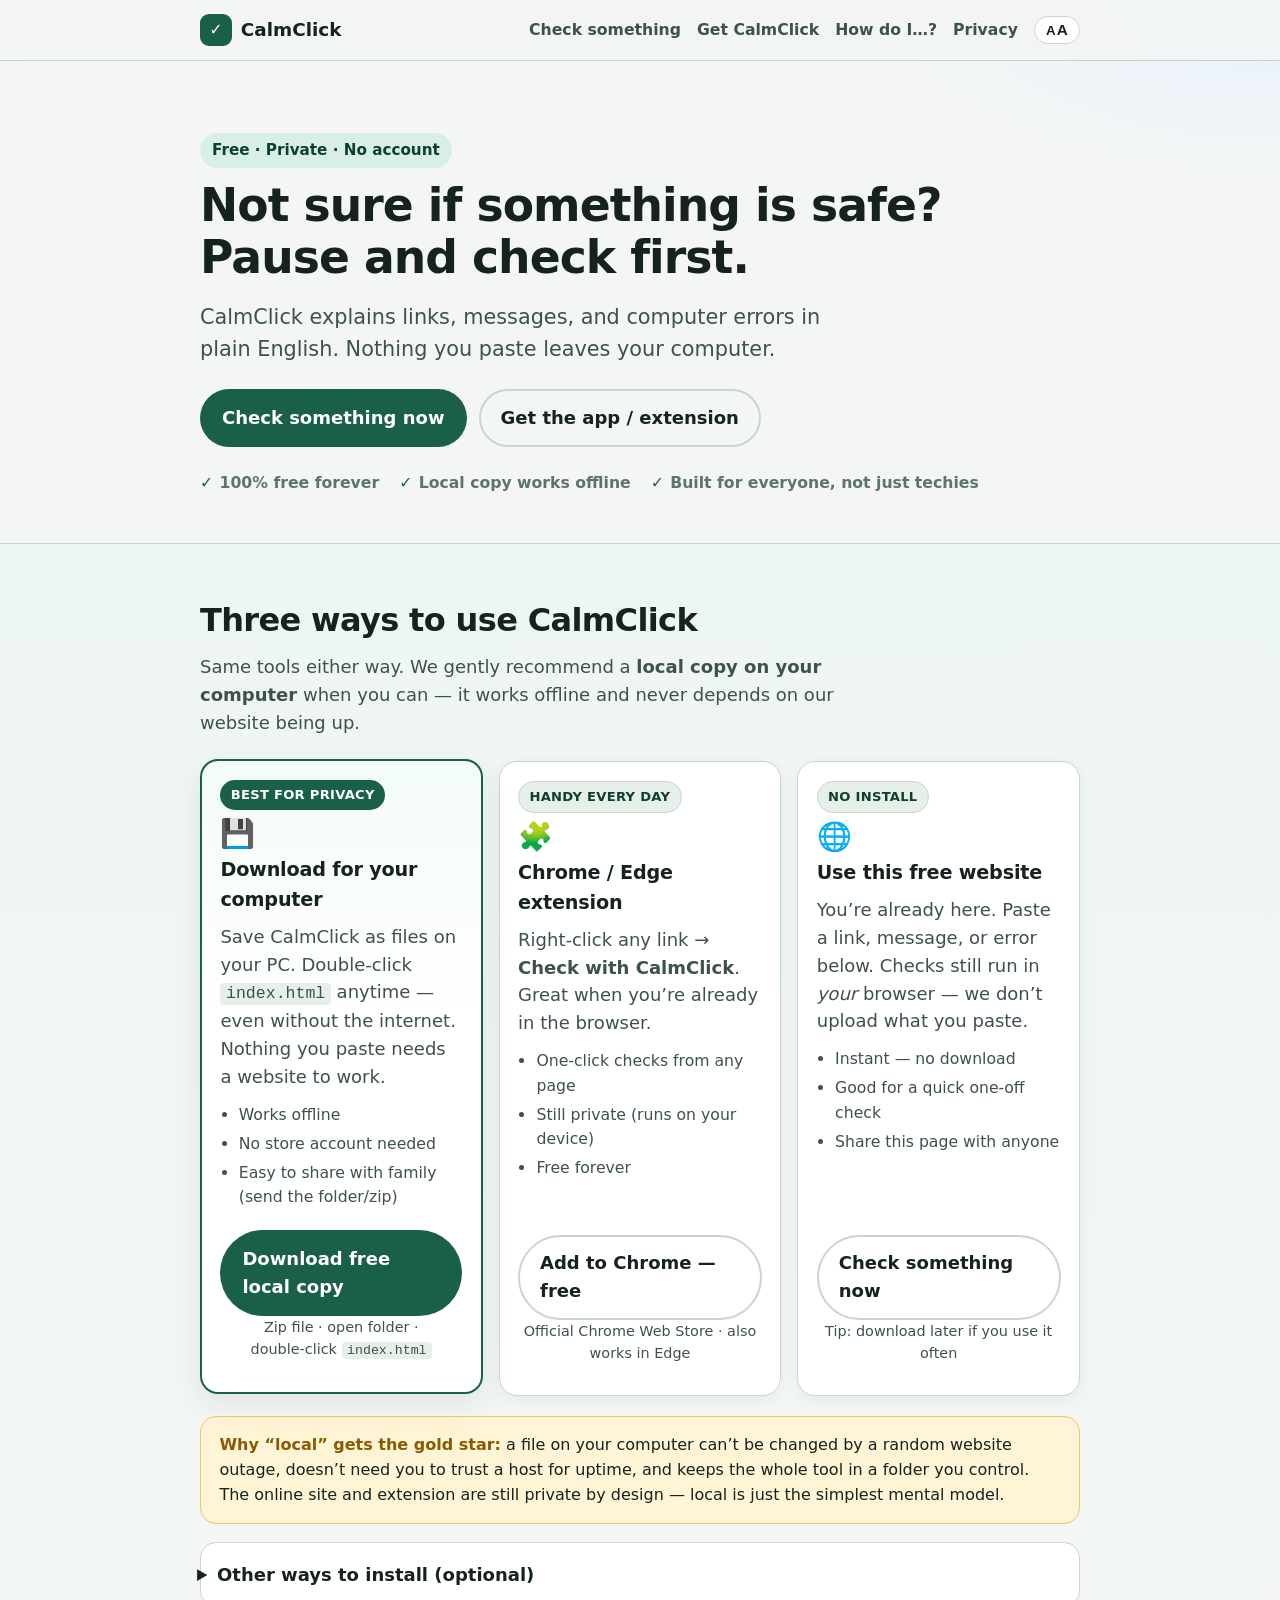
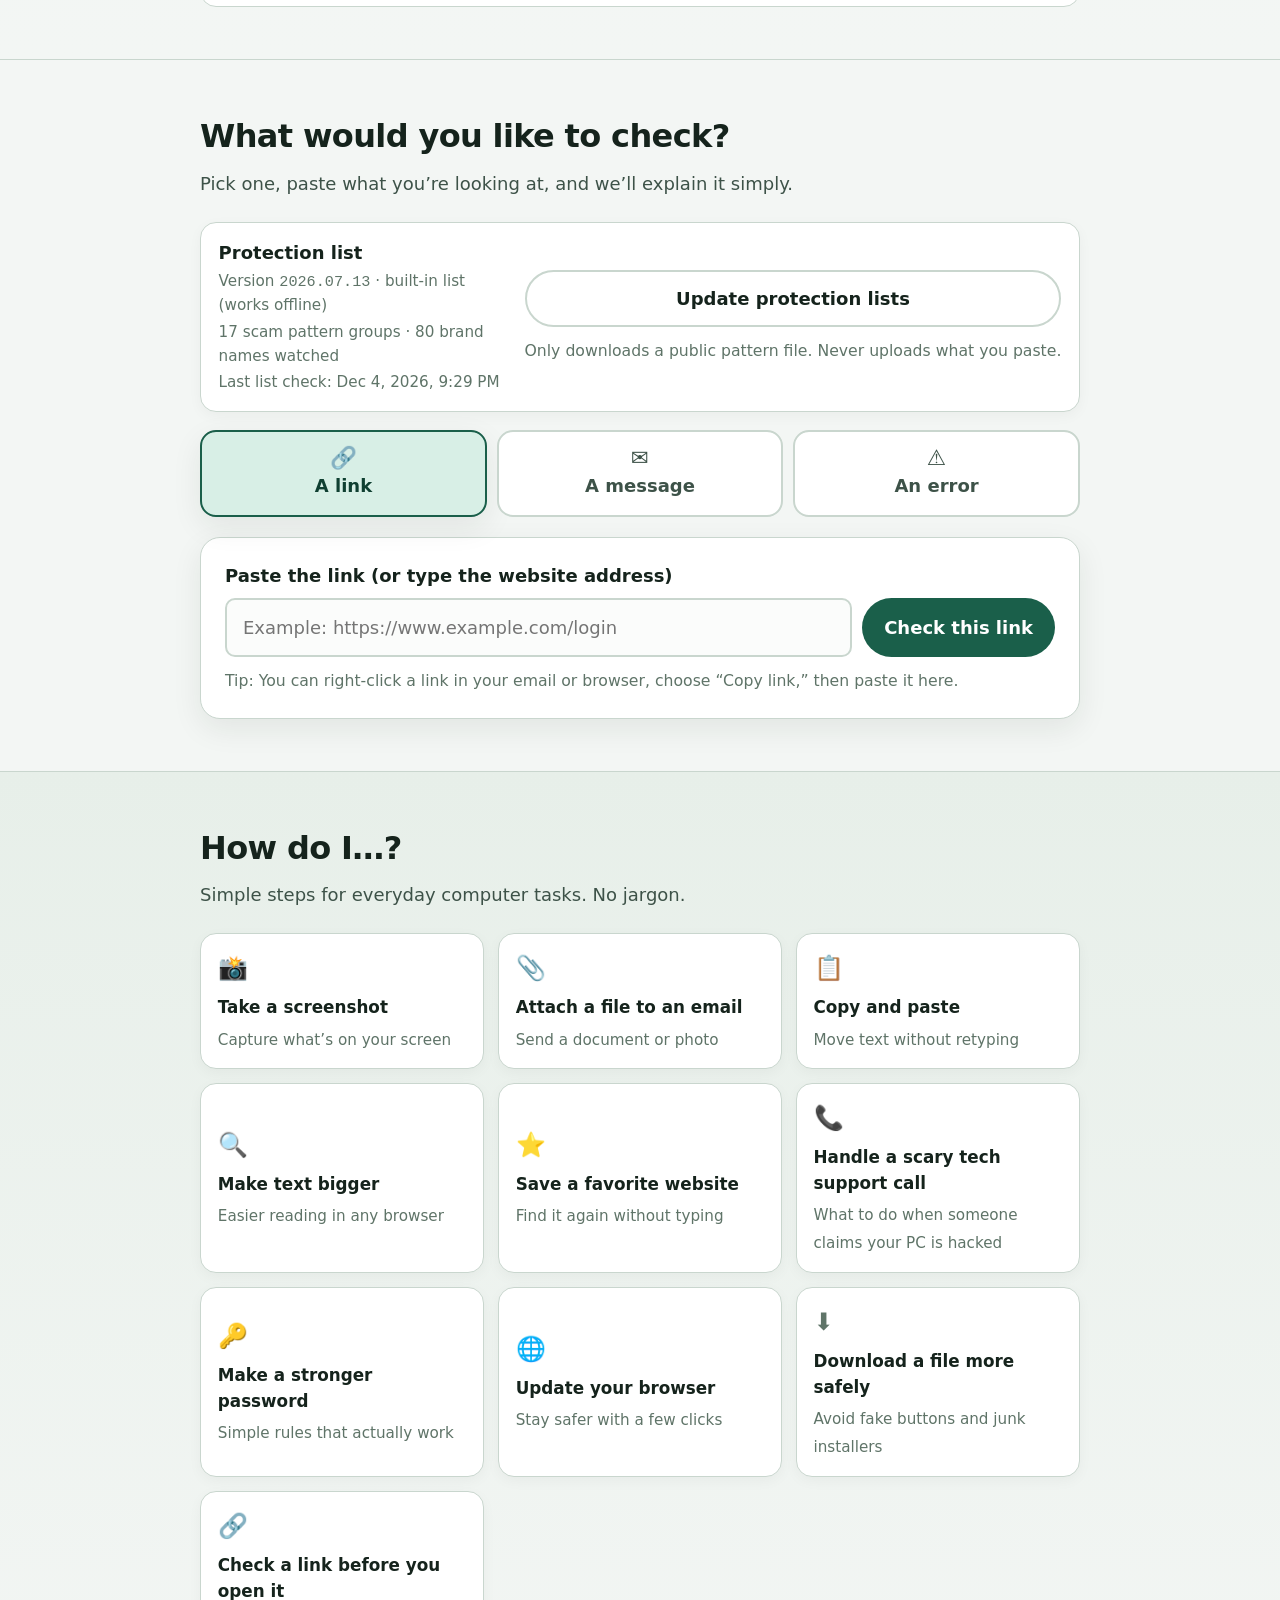
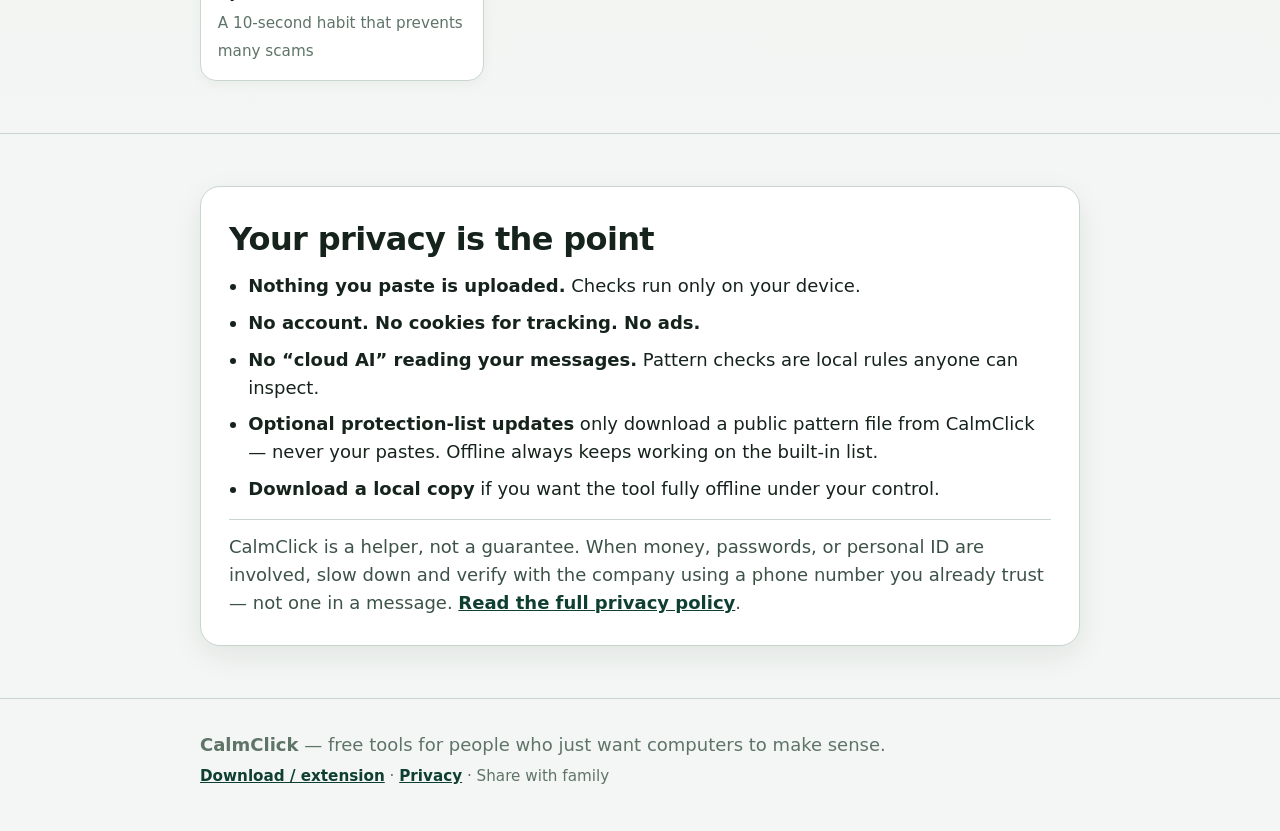
<file: index.html>
<!DOCTYPE html>
<html lang="en">
<head>
  <meta charset="UTF-8" />
  <meta name="viewport" content="width=device-width, initial-scale=1" />
  <meta name="description" content="CalmClick helps you check links, messages, and computer errors in plain English — free, private, no account needed." />
  <meta name="theme-color" content="#1a5f4a" />
  <title>CalmClick — Pause. Check. Feel sure.</title>
  <link rel="icon" href="data:image/svg+xml,%3Csvg xmlns='http://www.w3.org/2000/svg' viewBox='0 0 64 64'%3E%3Crect width='64' height='64' rx='14' fill='%231a5f4a'/%3E%3Cpath d='M18 34l10 10 18-22' stroke='%23f4f7f5' stroke-width='6' fill='none' stroke-linecap='round' stroke-linejoin='round'/%3E%3C/svg%3E" />
  <link rel="stylesheet" href="styles.css" />
</head>
<body>
  <a class="skip-link" href="#main">Skip to main content</a>

  <header class="site-header">
    <div class="wrap header-inner">
      <a class="brand" href="#top" aria-label="CalmClick home">
        <span class="brand-mark" aria-hidden="true">✓</span>
        <span class="brand-text">CalmClick</span>
      </a>
      <nav class="nav" aria-label="Primary">
        <a href="#check">Check something</a>
        <a href="#get">Get CalmClick</a>
        <a href="#howto">How do I…?</a>
        <a href="privacy.html">Privacy</a>
      </nav>
      <button type="button" class="text-size-btn" id="textSizeBtn" aria-pressed="false" title="Make text larger">
        A<span class="text-size-plus">A</span>
      </button>
    </div>
  </header>

  <main id="main">
    <section class="hero" id="top">
      <div class="wrap hero-inner">
        <p class="eyebrow">Free · Private · No account</p>
        <h1>Not sure if something is safe?<br />Pause and check first.</h1>
        <p class="lede">
          CalmClick explains links, messages, and computer errors in plain English.
          Nothing you paste leaves your computer.
        </p>
        <div class="hero-actions">
          <a class="btn btn-primary" href="#check">Check something now</a>
          <a class="btn btn-ghost" href="#get">Get the app / extension</a>
        </div>
        <ul class="trust-row" aria-label="Promises">
          <li>100% free forever</li>
          <li>Local copy works offline</li>
          <li>Built for everyone, not just techies</li>
        </ul>
      </div>
    </section>

    <section class="panel panel-get" id="get" aria-labelledby="get-title">
      <div class="wrap">
        <h2 id="get-title">Three ways to use CalmClick</h2>
        <p class="section-sub">
          Same tools either way. We gently recommend a <strong>local copy on your computer</strong>
          when you can — it works offline and never depends on our website being up.
        </p>

        <div class="get-grid">
          <!-- Local — nudged as best for privacy -->
          <article class="get-card get-card-featured">
            <p class="get-badge">Best for privacy</p>
            <div class="get-icon" aria-hidden="true">💾</div>
            <h3>Download for your computer</h3>
            <p>
              Save CalmClick as files on your PC. Double‑click <code>index.html</code> anytime —
              even without the internet. Nothing you paste needs a website to work.
            </p>
            <ul class="get-points">
              <li>Works offline</li>
              <li>No store account needed</li>
              <li>Easy to share with family (send the folder/zip)</li>
            </ul>
            <a class="btn btn-primary" id="downloadLocalBtn" href="downloads/calmclick-offline.zip" download>
              Download free local copy
            </a>
            <p class="get-foot">Zip file · open folder · double‑click <code>index.html</code></p>
          </article>

          <!-- Extension -->
          <article class="get-card">
            <p class="get-badge get-badge-soft">Handy every day</p>
            <div class="get-icon" aria-hidden="true">🧩</div>
            <h3>Chrome / Edge extension</h3>
            <p>
              Right‑click any link → <strong>Check with CalmClick</strong>.
              Great when you’re already in the browser.
            </p>
            <ul class="get-points">
              <li>One‑click checks from any page</li>
              <li>Still private (runs on your device)</li>
              <li>Free forever</li>
            </ul>
            <a class="btn btn-secondary" id="chromeStoreBtn" href="#extension-install">
              Get the free extension
            </a>
            <p class="get-foot" id="extensionCtaNote">Chrome Web Store listing under review · install guide below for now</p>
          </article>

          <!-- Use online -->
          <article class="get-card">
            <p class="get-badge get-badge-soft">No install</p>
            <div class="get-icon" aria-hidden="true">🌐</div>
            <h3>Use this free website</h3>
            <p>
              You’re already here. Paste a link, message, or error below.
              Checks still run in <em>your</em> browser — we don’t upload what you paste.
            </p>
            <ul class="get-points">
              <li>Instant — no download</li>
              <li>Good for a quick one‑off check</li>
              <li>Share this page with anyone</li>
            </ul>
            <a class="btn btn-ghost" href="#check">Check something now</a>
            <p class="get-foot">Tip: download later if you use it often</p>
          </article>
        </div>

        <div class="nudge-banner" role="note">
          <strong>Why “local” gets the gold star:</strong>
          a file on your computer can’t be changed by a random website outage, doesn’t need you to
          trust a host for uptime, and keeps the whole tool in a folder you control.
          The online site and extension are still private by design — local is just the simplest mental model.
        </div>

        <details class="install-details" id="extension-install">
          <summary id="extensionInstallSummary">Install the extension (manual, until Store is live)</summary>
          <div class="install-body">
            <div id="storeInstallBlock" hidden>
              <p>
                <a id="storeInstallLink" class="btn btn-primary" href="#" target="_blank" rel="noopener">
                  Open in Chrome Web Store
                </a>
              </p>
              <p>Click <strong>Add to Chrome</strong> (or Edge). That’s it.</p>
              <p class="hint">Prefer not to use the Store? Manual install steps are still below.</p>
            </div>
            <div id="sideloadInstallBlock">
              <ol class="install-steps">
                <li>
                  <a id="downloadExtBtn" href="downloads/calmclick-extension.zip" download>Download the extension zip</a>
                  and unzip it to a folder you’ll keep (don’t delete the folder later).
                </li>
                <li>Open <code>chrome://extensions</code> (Chrome) or <code>edge://extensions</code> (Edge).</li>
                <li>Turn on <strong>Developer mode</strong> (top right).</li>
                <li>Click <strong>Load unpacked</strong> and select the unzipped <code>extension</code> folder.</li>
                <li>Pin CalmClick from the puzzle-piece menu if you like. Right‑click any link → Check with CalmClick.</li>
              </ol>
              <p class="hint" id="extensionInstallHint">
                As soon as the Chrome Web Store listing is approved, paste the URL into
                <code>config.js</code> (<code>chromeStoreUrl</code>). The big button above will open the Store automatically.
              </p>
            </div>
          </div>
        </details>
      </div>
    </section>

    <section class="panel" id="check" aria-labelledby="check-title">
      <div class="wrap">
        <h2 id="check-title">What would you like to check?</h2>
        <p class="section-sub">Pick one, paste what you’re looking at, and we’ll explain it simply.</p>

        <div id="protectionStatus" class="protection-status" aria-live="polite"></div>

        <div class="tool-tabs" role="tablist" aria-label="Check type">
          <button type="button" class="tool-tab is-active" role="tab" aria-selected="true" data-tool="link" id="tab-link">
            <span class="tab-icon" aria-hidden="true">🔗</span>
            A link
          </button>
          <button type="button" class="tool-tab" role="tab" aria-selected="false" data-tool="message" id="tab-message">
            <span class="tab-icon" aria-hidden="true">✉️</span>
            A message
          </button>
          <button type="button" class="tool-tab" role="tab" aria-selected="false" data-tool="error" id="tab-error">
            <span class="tab-icon" aria-hidden="true">⚠️</span>
            An error
          </button>
        </div>

        <!-- Link checker -->
        <div class="tool-panel is-active" id="panel-link" role="tabpanel" aria-labelledby="tab-link">
          <label class="field-label" for="linkInput">Paste the link (or type the website address)</label>
          <div class="input-row">
            <input
              id="linkInput"
              class="field"
              type="text"
              inputmode="url"
              autocomplete="off"
              spellcheck="false"
              placeholder="Example: https://www.example.com/login"
            />
            <button type="button" class="btn btn-primary" id="checkLinkBtn">Check this link</button>
          </div>
          <p class="hint">Tip: You can right‑click a link in your email or browser, choose “Copy link,” then paste it here.</p>
          <div id="linkResult" class="result" hidden></div>
        </div>

        <!-- Message checker -->
        <div class="tool-panel" id="panel-message" role="tabpanel" aria-labelledby="tab-message" hidden>
          <label class="field-label" for="messageInput">Paste the text of the email, text, or chat message</label>
          <textarea
            id="messageInput"
            class="field field-area"
            rows="7"
            placeholder="Example: “Your account will be closed in 24 hours. Click here and enter your password now…”"
          ></textarea>
          <div class="input-row single">
            <button type="button" class="btn btn-primary" id="checkMessageBtn">Check this message</button>
          </div>
          <p class="hint">We look for common scam patterns (urgency, gift cards, fake banks). We never send your text anywhere.</p>
          <div id="messageResult" class="result" hidden></div>
        </div>

        <!-- Error explainer -->
        <div class="tool-panel" id="panel-error" role="tabpanel" aria-labelledby="tab-error" hidden>
          <label class="field-label" for="errorInput">Paste or describe the error you see</label>
          <textarea
            id="errorInput"
            class="field field-area"
            rows="5"
            placeholder="Example: “This site can’t be reached” or “Windows is not genuine” or “ERR_CONNECTION_TIMED_OUT”"
          ></textarea>
          <div class="input-row single">
            <button type="button" class="btn btn-primary" id="checkErrorBtn">Explain this error</button>
          </div>
          <p class="hint">Or tap a common one below — no typing needed.</p>
          <div class="chip-row" id="errorChips" aria-label="Common errors"></div>
          <div id="errorResult" class="result" hidden></div>
        </div>
      </div>
    </section>

    <section class="panel panel-soft" id="howto" aria-labelledby="howto-title">
      <div class="wrap">
        <h2 id="howto-title">How do I…?</h2>
        <p class="section-sub">Simple steps for everyday computer tasks. No jargon.</p>
        <div class="howto-grid" id="howtoGrid"></div>
        <div id="howtoDetail" class="howto-detail" hidden></div>
      </div>
    </section>

    <section class="panel" id="privacy" aria-labelledby="privacy-title">
      <div class="wrap privacy-block">
        <h2 id="privacy-title">Your privacy is the point</h2>
        <ul class="privacy-list">
          <li><strong>Nothing you paste is uploaded.</strong> Checks run only on your device.</li>
          <li><strong>No account. No cookies for tracking. No ads.</strong></li>
          <li><strong>No “cloud AI” reading your messages.</strong> Pattern checks are local rules anyone can inspect.</li>
          <li><strong>Optional protection-list updates</strong> only download a public pattern file from CalmClick — never your pastes. Offline always keeps working on the built-in list.</li>
          <li><strong>Download a local copy</strong> if you want the tool fully offline under your control.</li>
        </ul>
        <p class="privacy-note">
          CalmClick is a helper, not a guarantee. When money, passwords, or personal ID are involved,
          slow down and verify with the company using a phone number you already trust — not one in a message.
          <a href="privacy.html">Read the full privacy policy</a>.
        </p>
      </div>
    </section>
  </main>

  <footer class="site-footer">
    <div class="wrap footer-inner">
      <p><strong>CalmClick</strong> — free tools for people who just want computers to make sense.</p>
      <p class="footer-meta">
        <a href="#get">Download / extension</a>
        · <a href="privacy.html">Privacy</a>
        · Share with family
      </p>
    </div>
  </footer>

  <script src="config.js"></script>
  <script src="data/bundled-rules.js"></script>
  <script src="data/rules-engine.js"></script>
  <script src="data/errors.js"></script>
  <script src="data/howtos.js"></script>
  <script src="app.js"></script>
</body>
</html>
</file>
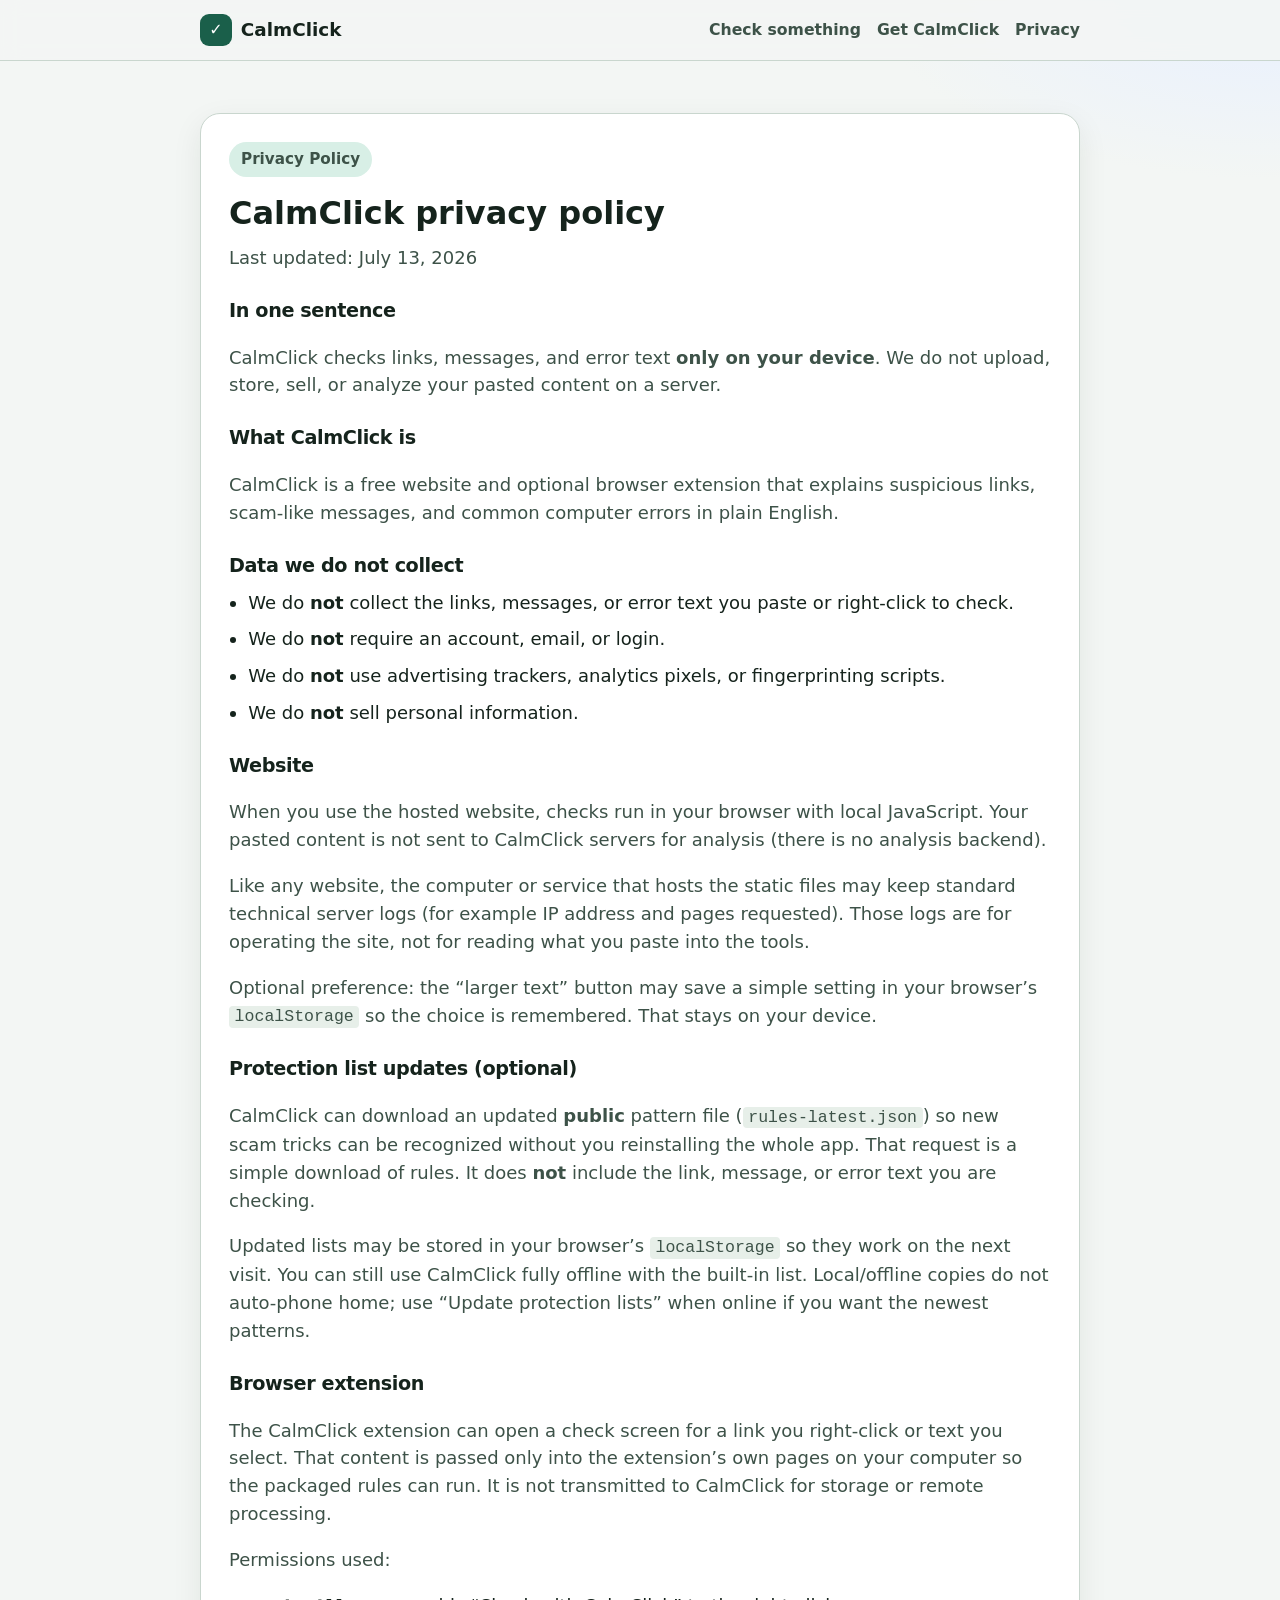
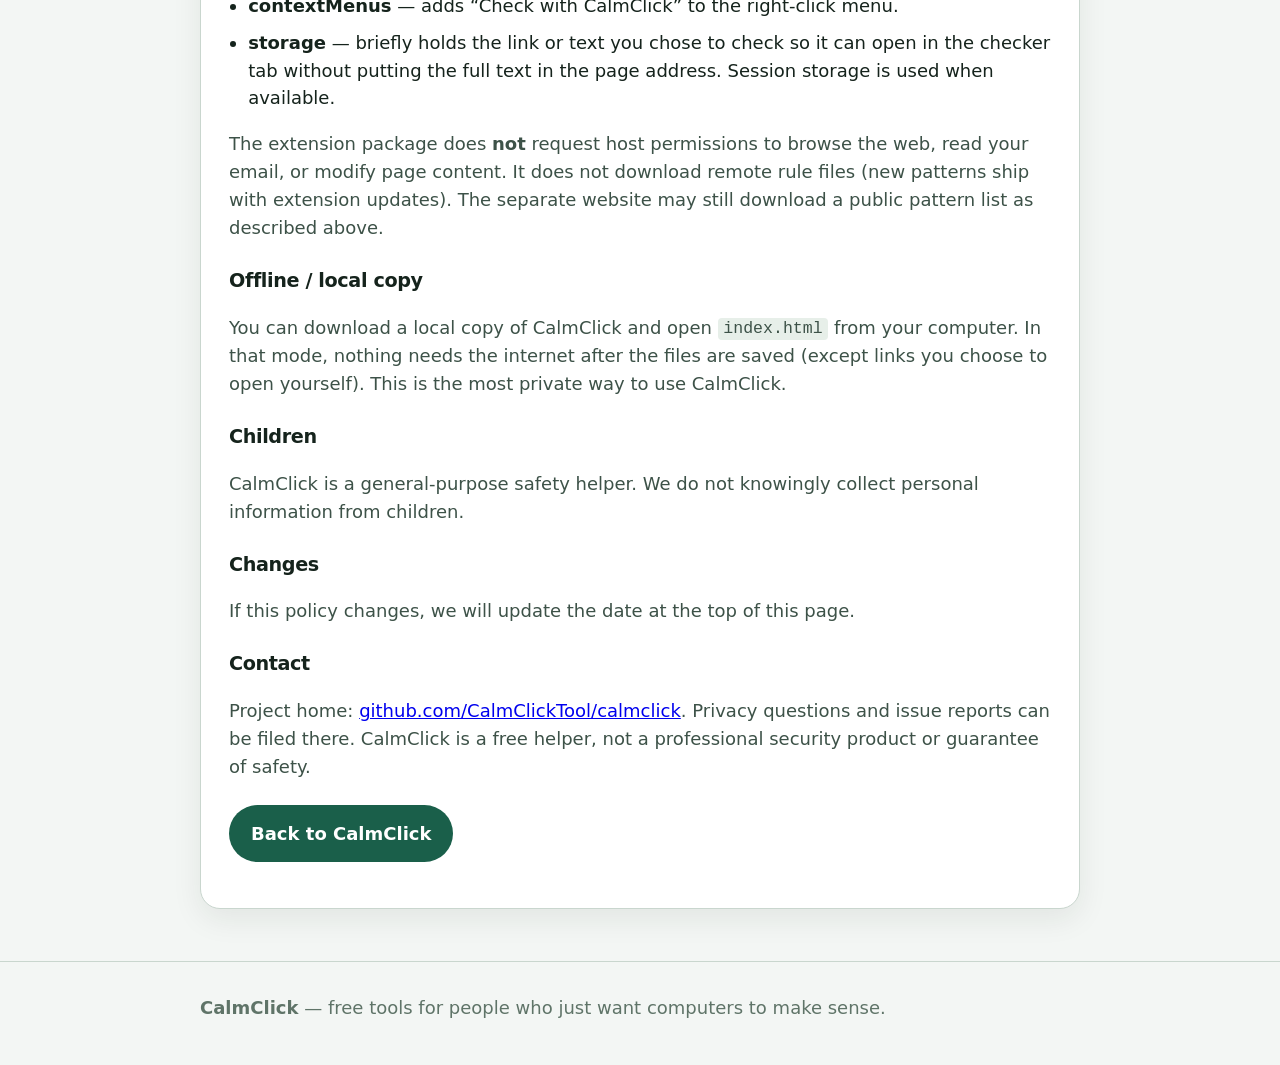
<file: privacy.html>
<!DOCTYPE html>
<html lang="en">
<head>
  <meta charset="UTF-8" />
  <meta name="viewport" content="width=device-width, initial-scale=1" />
  <meta name="description" content="CalmClick privacy policy — free, private link and message checks. Nothing you paste is uploaded." />
  <meta name="theme-color" content="#1a5f4a" />
  <title>Privacy Policy — CalmClick</title>
  <link rel="icon" href="data:image/svg+xml,%3Csvg xmlns='http://www.w3.org/2000/svg' viewBox='0 0 64 64'%3E%3Crect width='64' height='64' rx='14' fill='%231a5f4a'/%3E%3Cpath d='M18 34l10 10 18-22' stroke='%23f4f7f5' stroke-width='6' fill='none' stroke-linecap='round' stroke-linejoin='round'/%3E%3C/svg%3E" />
  <link rel="stylesheet" href="styles.css" />
</head>
<body>
  <a class="skip-link" href="#main">Skip to main content</a>

  <header class="site-header">
    <div class="wrap header-inner">
      <a class="brand" href="index.html" aria-label="CalmClick home">
        <span class="brand-mark" aria-hidden="true">✓</span>
        <span class="brand-text">CalmClick</span>
      </a>
      <nav class="nav" aria-label="Primary">
        <a href="index.html#check">Check something</a>
        <a href="index.html#get">Get CalmClick</a>
        <a href="privacy.html" aria-current="page">Privacy</a>
      </nav>
    </div>
  </header>

  <main id="main" class="panel">
    <div class="wrap privacy-block legal-page">
      <p class="eyebrow">Privacy Policy</p>
      <h1>CalmClick privacy policy</h1>
      <p class="section-sub">Last updated: July 13, 2026</p>

      <h2>In one sentence</h2>
      <p>
        CalmClick checks links, messages, and error text <strong>only on your device</strong>.
        We do not upload, store, sell, or analyze your pasted content on a server.
      </p>

      <h2>What CalmClick is</h2>
      <p>
        CalmClick is a free website and optional browser extension that explains suspicious links,
        scam-like messages, and common computer errors in plain English.
      </p>

      <h2>Data we do not collect</h2>
      <ul class="privacy-list">
        <li>We do <strong>not</strong> collect the links, messages, or error text you paste or right‑click to check.</li>
        <li>We do <strong>not</strong> require an account, email, or login.</li>
        <li>We do <strong>not</strong> use advertising trackers, analytics pixels, or fingerprinting scripts.</li>
        <li>We do <strong>not</strong> sell personal information.</li>
      </ul>

      <h2>Website</h2>
      <p>
        When you use the hosted website, checks run in your browser with local JavaScript.
        Your pasted content is not sent to CalmClick servers for analysis (there is no analysis backend).
      </p>
      <p>
        Like any website, the computer or service that hosts the static files may keep standard
        technical server logs (for example IP address and pages requested). Those logs are for
        operating the site, not for reading what you paste into the tools.
      </p>
      <p>
        Optional preference: the “larger text” button may save a simple setting in your browser’s
        <code>localStorage</code> so the choice is remembered. That stays on your device.
      </p>

      <h2>Protection list updates (optional)</h2>
      <p>
        CalmClick can download an updated <strong>public</strong> pattern file
        (<code>rules-latest.json</code>) so new scam tricks can be recognized without you
        reinstalling the whole app. That request is a simple download of rules. It does
        <strong>not</strong> include the link, message, or error text you are checking.
      </p>
      <p>
        Updated lists may be stored in your browser’s <code>localStorage</code> so they work on
        the next visit. You can still use CalmClick fully offline with the built-in list.
        Local/offline copies do not auto-phone home; use “Update protection lists” when online
        if you want the newest patterns.
      </p>

      <h2>Browser extension</h2>
      <p>
        The CalmClick extension can open a check screen for a link you right‑click or text you select.
        That content is passed only into the extension’s own pages on your computer so the packaged
        rules can run. It is not transmitted to CalmClick for storage or remote processing.
      </p>
      <p>
        Permissions used:
      </p>
      <ul class="privacy-list">
        <li><strong>contextMenus</strong> — adds “Check with CalmClick” to the right‑click menu.</li>
        <li><strong>storage</strong> — briefly holds the link or text you chose to check so it can open in the checker tab without putting the full text in the page address. Session storage is used when available.</li>
      </ul>
      <p>
        The extension package does <strong>not</strong> request host permissions to browse the web,
        read your email, or modify page content. It does not download remote rule files
        (new patterns ship with extension updates). The separate website may still download
        a public pattern list as described above.
      </p>

      <h2>Offline / local copy</h2>
      <p>
        You can download a local copy of CalmClick and open <code>index.html</code> from your computer.
        In that mode, nothing needs the internet after the files are saved (except links you choose to open yourself).
        This is the most private way to use CalmClick.
      </p>

      <h2>Children</h2>
      <p>
        CalmClick is a general-purpose safety helper. We do not knowingly collect personal information from children.
      </p>

      <h2>Changes</h2>
      <p>
        If this policy changes, we will update the date at the top of this page.
      </p>

      <h2>Contact</h2>
      <p>
        Project home:
        <a href="https://github.com/CalmClickTool/calmclick">github.com/CalmClickTool/calmclick</a>.
        Privacy questions and issue reports can be filed there.
        CalmClick is a free helper, not a professional security product or guarantee of safety.
      </p>

      <p style="margin-top: 1.5rem;">
        <a class="btn btn-primary" href="index.html">Back to CalmClick</a>
      </p>
    </div>
  </main>

  <footer class="site-footer">
    <div class="wrap footer-inner">
      <p><strong>CalmClick</strong> — free tools for people who just want computers to make sense.</p>
    </div>
  </footer>
</body>
</html>
</file>
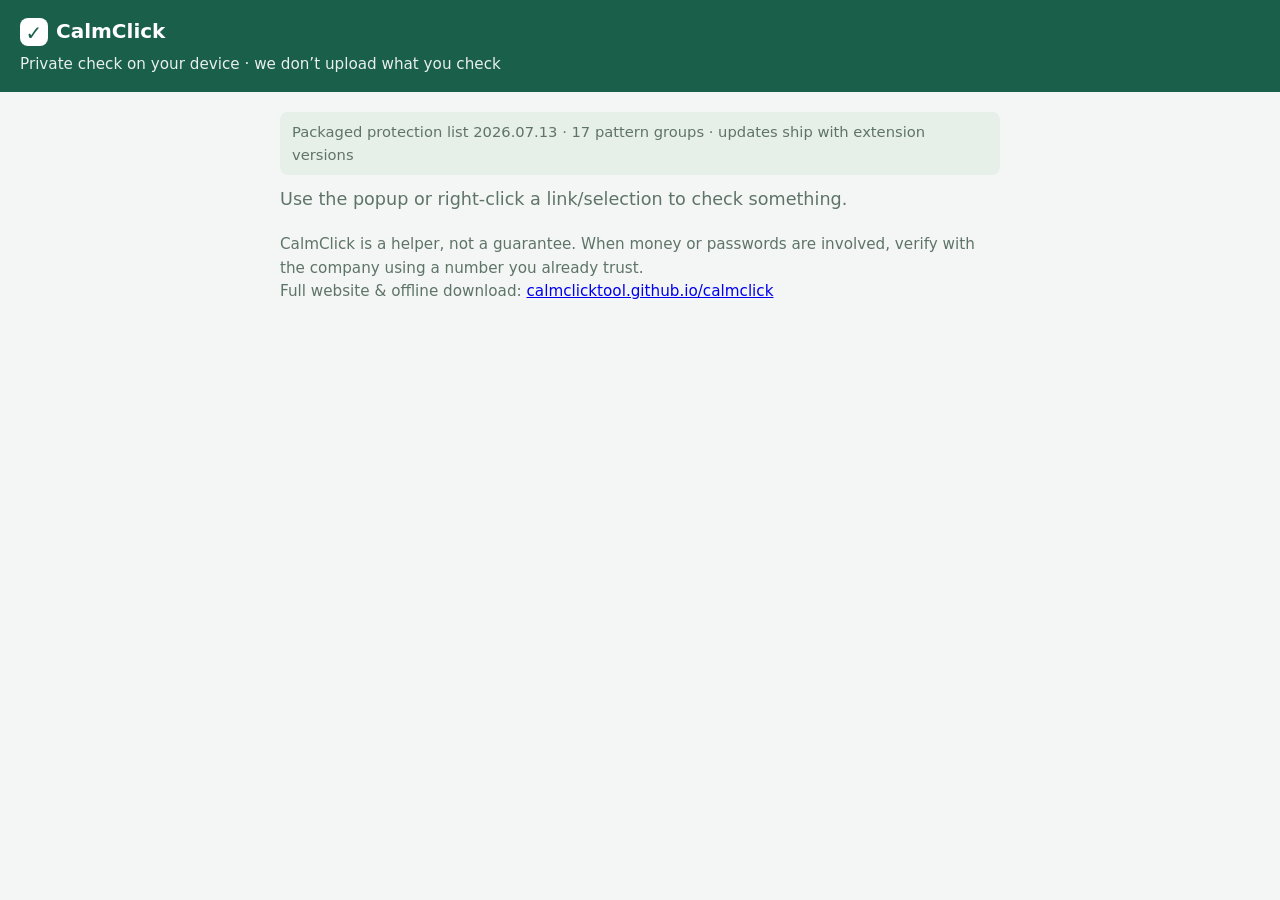
<file: extension/checker.html>
<!DOCTYPE html>
<html lang="en">
<head>
  <meta charset="UTF-8" />
  <meta name="viewport" content="width=device-width, initial-scale=1" />
  <title>CalmClick check</title>
  <link rel="stylesheet" href="checker.css" />
</head>
<body>
  <header class="top">
    <div class="brand"><span class="mark">✓</span> CalmClick</div>
    <p class="sub">Private check on your device · we don’t upload what you check</p>
  </header>
  <main class="wrap">
    <div id="rulesLine" class="rules-line">Loading…</div>
    <div id="status" class="status">Checking…</div>
    <div id="result" class="result" hidden></div>
    <p class="footer-note">
      CalmClick is a helper, not a guarantee. When money or passwords are involved,
      verify with the company using a number you already trust.
      <br />
      Full website &amp; offline download:
      <a href="https://calmclicktool.github.io/calmclick/" target="_blank" rel="noopener">calmclicktool.github.io/calmclick</a>
    </p>
  </main>
  <script src="config-ext.js"></script>
  <script src="bundled-rules.js"></script>
  <script src="rules-engine.js"></script>
  <script src="checker.js"></script>
</body>
</html>
</file>
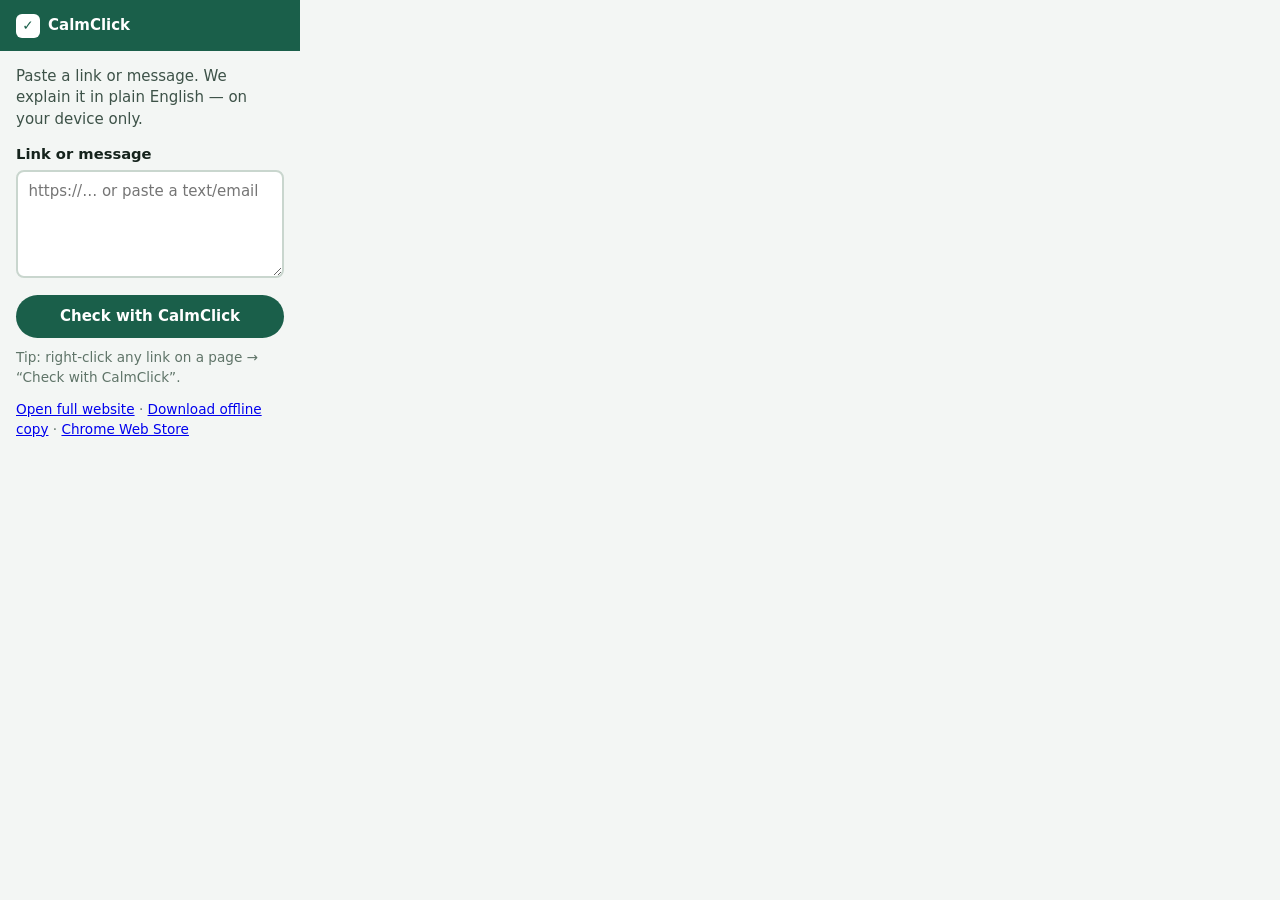
<file: extension/popup.html>
<!DOCTYPE html>
<html lang="en">
<head>
  <meta charset="UTF-8" />
  <meta name="viewport" content="width=device-width, initial-scale=1" />
  <title>CalmClick</title>
  <style>
    body {
      margin: 0;
      font: 15px/1.45 "Segoe UI", system-ui, sans-serif;
      color: #15231c;
      width: 300px;
      background: #f3f6f4;
    }
    header {
      display: flex;
      align-items: center;
      gap: 0.5rem;
      padding: 0.85rem 1rem;
      background: #1a5f4a;
      color: #fff;
      font-weight: 700;
    }
    .mark {
      width: 1.5rem;
      height: 1.5rem;
      border-radius: 6px;
      background: #fff;
      color: #1a5f4a;
      display: grid;
      place-items: center;
      font-size: 0.85rem;
    }
    main { padding: 0.9rem 1rem 1rem; }
    p { margin: 0 0 0.75rem; color: #3d5248; }
    label { display: block; font-weight: 700; margin-bottom: 0.35rem; font-size: 0.92rem; }
    input, textarea {
      width: 100%;
      box-sizing: border-box;
      border: 2px solid #c9d6ce;
      border-radius: 8px;
      padding: 0.55rem 0.65rem;
      font: inherit;
      margin-bottom: 0.65rem;
    }
    button {
      width: 100%;
      border: 0;
      border-radius: 999px;
      padding: 0.65rem;
      font: inherit;
      font-weight: 700;
      background: #1a5f4a;
      color: #fff;
      cursor: pointer;
    }
    button:hover { background: #0f3f31; }
    .hint { font-size: 0.85rem; color: #5f7468; margin-top: 0.65rem; }
  </style>
</head>
<body>
  <header>
    <span class="mark">✓</span>
    <span>CalmClick</span>
  </header>
  <main>
    <p>Paste a link or message. We explain it in plain English — on your device only.</p>
    <label for="q">Link or message</label>
    <textarea id="q" rows="4" placeholder="https://… or paste a text/email"></textarea>
    <button type="button" id="go">Check with CalmClick</button>
    <p class="hint">Tip: right‑click any link on a page → “Check with CalmClick”.</p>
    <p class="hint"><a href="https://calmclicktool.github.io/calmclick/" target="_blank" rel="noopener">Open full website</a> · <a href="https://calmclicktool.github.io/calmclick/#get" target="_blank" rel="noopener">Download offline copy</a> · <a href="https://chromewebstore.google.com/detail/calmclick-check-before-yo/bmioajebjpcjilkegiaheeedindidmpf" target="_blank" rel="noopener">Chrome Web Store</a></p>
  </main>
  <script src="popup.js"></script>
</body>
</html>
</file>
<file: styles.css>
/* CalmClick — large, calm, high-contrast UI for everyone */

:root {
  --bg: #f3f6f4;
  --bg-soft: #e7efe9;
  --surface: #ffffff;
  --ink: #15231c;
  --ink-soft: #3d5248;
  --muted: #5f7468;
  --line: #c9d6ce;
  --brand: #1a5f4a;
  --brand-dark: #0f3f31;
  --brand-soft: #d8efe6;
  --safe: #1b6b3a;
  --safe-bg: #e5f6eb;
  --caution: #8a5a00;
  --caution-bg: #fff4d6;
  --danger: #9b1c1c;
  --danger-bg: #fde8e8;
  --info: #1a4d7a;
  --info-bg: #e6f1fb;
  --radius: 16px;
  --radius-sm: 10px;
  --shadow: 0 10px 30px rgba(21, 35, 28, 0.08);
  --font: "Segoe UI", system-ui, -apple-system, Roboto, "Helvetica Neue", Arial, sans-serif;
  --fs-base: 1.125rem;
  --fs-lead: 1.3rem;
  --fs-h1: clamp(2rem, 4vw, 2.85rem);
  --fs-h2: clamp(1.5rem, 2.5vw, 2rem);
  --space: clamp(1rem, 3vw, 1.75rem);
  --max: 880px;
}

* {
  box-sizing: border-box;
}

html {
  scroll-behavior: smooth;
}

body {
  margin: 0;
  font-family: var(--font);
  font-size: var(--fs-base);
  line-height: 1.55;
  color: var(--ink);
  background:
    radial-gradient(1200px 500px at 10% -10%, #d9efe6 0%, transparent 55%),
    radial-gradient(900px 400px at 100% 0%, #e8f0ff 0%, transparent 45%),
    var(--bg);
  min-height: 100vh;
}

body.text-large {
  --fs-base: 1.3rem;
  --fs-lead: 1.45rem;
  --fs-h1: clamp(2.25rem, 4.5vw, 3.2rem);
  --fs-h2: clamp(1.7rem, 3vw, 2.25rem);
}

.skip-link {
  position: absolute;
  left: -9999px;
  top: 0.5rem;
  background: var(--brand);
  color: #fff;
  padding: 0.6rem 1rem;
  border-radius: 8px;
  z-index: 100;
}

.skip-link:focus {
  left: 0.5rem;
}

.wrap {
  width: min(100% - 2rem, var(--max));
  margin-inline: auto;
}

/* Header */
.site-header {
  position: sticky;
  top: 0;
  z-index: 50;
  backdrop-filter: blur(10px);
  background: rgba(243, 246, 244, 0.9);
  border-bottom: 1px solid var(--line);
}

.header-inner {
  display: flex;
  align-items: center;
  gap: 1rem;
  min-height: 3.75rem;
}

.brand {
  display: inline-flex;
  align-items: center;
  gap: 0.55rem;
  text-decoration: none;
  color: var(--ink);
  font-weight: 700;
  font-size: 1.15rem;
}

.brand-mark {
  display: grid;
  place-items: center;
  width: 2rem;
  height: 2rem;
  border-radius: 9px;
  background: var(--brand);
  color: #fff;
  font-size: 1rem;
}

.nav {
  display: flex;
  gap: 0.25rem 1rem;
  margin-left: auto;
  flex-wrap: wrap;
}

.nav a {
  color: var(--ink-soft);
  text-decoration: none;
  font-weight: 600;
  font-size: 0.98rem;
}

.nav a:hover,
.nav a:focus-visible {
  color: var(--brand);
  text-decoration: underline;
}

.text-size-btn {
  border: 1px solid var(--line);
  background: var(--surface);
  border-radius: 999px;
  padding: 0.35rem 0.7rem;
  cursor: pointer;
  font-weight: 700;
  color: var(--ink);
  line-height: 1;
}

.text-size-btn .text-size-plus {
  font-size: 1.15em;
  margin-left: 1px;
}

.text-size-btn[aria-pressed="true"] {
  background: var(--brand-soft);
  border-color: var(--brand);
  color: var(--brand-dark);
}

/* Hero */
.hero {
  padding: clamp(2.5rem, 6vw, 4.5rem) 0 clamp(2rem, 4vw, 3rem);
}

.eyebrow {
  display: inline-block;
  margin: 0 0 0.75rem;
  padding: 0.35rem 0.75rem;
  border-radius: 999px;
  background: var(--brand-soft);
  color: var(--brand-dark);
  font-weight: 700;
  font-size: 0.95rem;
}

.hero h1 {
  margin: 0 0 1rem;
  font-size: var(--fs-h1);
  line-height: 1.15;
  letter-spacing: -0.02em;
}

.lede {
  margin: 0 0 1.5rem;
  font-size: var(--fs-lead);
  color: var(--ink-soft);
  max-width: 40rem;
}

.hero-actions {
  display: flex;
  flex-wrap: wrap;
  gap: 0.75rem;
  margin-bottom: 1.5rem;
}

.trust-row {
  display: flex;
  flex-wrap: wrap;
  gap: 0.5rem 1.25rem;
  margin: 0;
  padding: 0;
  list-style: none;
  color: var(--muted);
  font-size: 0.98rem;
  font-weight: 600;
}

.trust-row li {
  display: flex;
  align-items: center;
  gap: 0.4rem;
}

.trust-row li::before {
  content: "✓";
  color: var(--brand);
  font-weight: 800;
}

/* Buttons */
.btn {
  display: inline-flex;
  align-items: center;
  justify-content: center;
  gap: 0.4rem;
  border: 2px solid transparent;
  border-radius: 999px;
  padding: 0.8rem 1.25rem;
  font: inherit;
  font-weight: 700;
  cursor: pointer;
  text-decoration: none;
  transition: transform 0.12s ease, background 0.12s ease, border-color 0.12s ease;
}

.btn:active {
  transform: translateY(1px);
}

.btn:focus-visible,
.tool-tab:focus-visible,
.chip:focus-visible,
.howto-card:focus-visible,
.text-size-btn:focus-visible,
.field:focus-visible {
  outline: 3px solid #3d9b7a;
  outline-offset: 2px;
}

.btn-primary {
  background: var(--brand);
  color: #fff;
}

.btn-primary:hover {
  background: var(--brand-dark);
}

.btn-ghost {
  background: transparent;
  border-color: var(--line);
  color: var(--ink);
}

.btn-ghost:hover {
  border-color: var(--brand);
  color: var(--brand-dark);
  background: var(--surface);
}

.btn-secondary {
  background: var(--surface);
  border-color: var(--line);
  color: var(--ink);
}

/* Panels */
.panel {
  padding: clamp(2rem, 5vw, 3.25rem) 0;
}

.panel-soft {
  background: linear-gradient(180deg, var(--bg-soft), transparent);
  border-block: 1px solid var(--line);
}

.panel h2 {
  margin: 0 0 0.5rem;
  font-size: var(--fs-h2);
  letter-spacing: -0.02em;
}

.section-sub {
  margin: 0 0 1.5rem;
  color: var(--ink-soft);
  max-width: 40rem;
}

/* Protection list status */
.protection-status {
  margin: 0 0 1.15rem;
  padding: 1rem 1.1rem;
  background: var(--surface);
  border: 1px solid var(--line);
  border-radius: var(--radius);
  box-shadow: 0 4px 14px rgba(21, 35, 28, 0.04);
}

.protection-grid {
  display: grid;
  grid-template-columns: 1fr auto;
  gap: 1rem;
  align-items: center;
}

.protection-meta {
  color: var(--muted);
  font-size: 0.95rem;
  margin-top: 0.2rem;
}

.protection-msg {
  margin-top: 0.55rem;
  color: var(--ink-soft);
}

.protection-actions {
  min-width: 12rem;
  text-align: center;
}

.protection-actions .btn {
  width: 100%;
}

.protection-hint {
  margin: 0.45rem 0 0;
  font-size: 0.85rem;
  text-align: left;
}

@media (max-width: 700px) {
  .protection-grid {
    grid-template-columns: 1fr;
  }
}

/* Tabs */
.tool-tabs {
  display: grid;
  grid-template-columns: repeat(3, 1fr);
  gap: 0.6rem;
  margin-bottom: 1.25rem;
}

.tool-tab {
  display: flex;
  flex-direction: column;
  align-items: center;
  gap: 0.25rem;
  padding: 0.9rem 0.6rem;
  border: 2px solid var(--line);
  border-radius: var(--radius);
  background: var(--surface);
  color: var(--ink-soft);
  font: inherit;
  font-weight: 700;
  cursor: pointer;
}

.tool-tab .tab-icon {
  font-size: 1.35rem;
  line-height: 1;
}

.tool-tab.is-active {
  border-color: var(--brand);
  background: var(--brand-soft);
  color: var(--brand-dark);
  box-shadow: var(--shadow);
}

.tool-panel {
  background: var(--surface);
  border: 1px solid var(--line);
  border-radius: calc(var(--radius) + 4px);
  padding: clamp(1rem, 3vw, 1.5rem);
  box-shadow: var(--shadow);
}

.field-label {
  display: block;
  font-weight: 700;
  margin-bottom: 0.55rem;
}

.field {
  width: 100%;
  border: 2px solid var(--line);
  border-radius: var(--radius-sm);
  padding: 0.85rem 1rem;
  font: inherit;
  color: var(--ink);
  background: #fbfcfb;
}

.field:focus {
  border-color: var(--brand);
  background: #fff;
}

.field-area {
  resize: vertical;
  min-height: 8rem;
  margin-bottom: 0.85rem;
}

.input-row {
  display: grid;
  grid-template-columns: 1fr auto;
  gap: 0.65rem;
  align-items: stretch;
}

.input-row.single {
  grid-template-columns: 1fr;
  justify-items: start;
}

.hint {
  margin: 0.75rem 0 0;
  color: var(--muted);
  font-size: 0.98rem;
}

.chip-row {
  display: flex;
  flex-wrap: wrap;
  gap: 0.5rem;
  margin-top: 0.85rem;
}

.chip {
  border: 1px solid var(--line);
  background: var(--bg);
  color: var(--ink-soft);
  border-radius: 999px;
  padding: 0.45rem 0.85rem;
  font: inherit;
  font-size: 0.95rem;
  font-weight: 600;
  cursor: pointer;
}

.chip:hover {
  border-color: var(--brand);
  color: var(--brand-dark);
}

/* Results */
.result {
  margin-top: 1.25rem;
  border-radius: var(--radius);
  padding: 1.1rem 1.15rem;
  border: 2px solid transparent;
  animation: fadeIn 0.25s ease;
}

@keyframes fadeIn {
  from { opacity: 0; transform: translateY(4px); }
  to { opacity: 1; transform: none; }
}

.result-safe {
  background: var(--safe-bg);
  border-color: #8fd0a8;
}

.result-caution {
  background: var(--caution-bg);
  border-color: #f0c76a;
}

.result-danger {
  background: var(--danger-bg);
  border-color: #f0a0a0;
}

.result-info {
  background: var(--info-bg);
  border-color: #9ec3e8;
}

.result-title {
  display: flex;
  align-items: flex-start;
  gap: 0.65rem;
  margin: 0 0 0.65rem;
  font-size: 1.25rem;
  line-height: 1.3;
}

.result-badge {
  flex-shrink: 0;
  display: inline-flex;
  align-items: center;
  justify-content: center;
  min-width: 2.1rem;
  height: 2.1rem;
  border-radius: 999px;
  background: rgba(255, 255, 255, 0.7);
  font-size: 1.15rem;
}

.result p {
  margin: 0 0 0.75rem;
}

.result p:last-child {
  margin-bottom: 0;
}

.result-list {
  margin: 0.4rem 0 0.9rem;
  padding-left: 1.25rem;
}

.result-list li {
  margin-bottom: 0.4rem;
}

.result-list li:last-child {
  margin-bottom: 0;
}

.result-meta {
  display: grid;
  gap: 0.45rem;
  margin: 0.85rem 0;
  padding: 0.85rem;
  background: rgba(255, 255, 255, 0.65);
  border-radius: var(--radius-sm);
  font-size: 0.98rem;
}

.result-meta strong {
  color: var(--ink);
}

.do-next {
  margin-top: 0.85rem;
  padding-top: 0.85rem;
  border-top: 1px solid rgba(0, 0, 0, 0.08);
}

.do-next h3 {
  margin: 0 0 0.45rem;
  font-size: 1.05rem;
}

/* How-to */
.howto-grid {
  display: grid;
  grid-template-columns: repeat(auto-fill, minmax(220px, 1fr));
  gap: 0.85rem;
}

.howto-card {
  text-align: left;
  border: 1px solid var(--line);
  background: var(--surface);
  border-radius: var(--radius);
  padding: 1rem 1.05rem;
  cursor: pointer;
  font: inherit;
  color: inherit;
  box-shadow: 0 4px 14px rgba(21, 35, 28, 0.04);
  transition: border-color 0.12s ease, box-shadow 0.12s ease;
}

.howto-card:hover {
  border-color: var(--brand);
  box-shadow: var(--shadow);
}

.howto-card .card-icon {
  font-size: 1.5rem;
  display: block;
  margin-bottom: 0.45rem;
}

.howto-card strong {
  display: block;
  margin-bottom: 0.25rem;
  font-size: 1.05rem;
}

.howto-card span {
  color: var(--muted);
  font-size: 0.95rem;
}

.howto-detail {
  margin-top: 1.25rem;
  background: var(--surface);
  border: 1px solid var(--line);
  border-radius: calc(var(--radius) + 2px);
  padding: clamp(1rem, 3vw, 1.5rem);
  box-shadow: var(--shadow);
  animation: fadeIn 0.25s ease;
}

.howto-detail header {
  display: flex;
  align-items: flex-start;
  justify-content: space-between;
  gap: 1rem;
  margin-bottom: 1rem;
}

.howto-detail h3 {
  margin: 0;
  font-size: 1.35rem;
}

.howto-detail .close-btn {
  border: 1px solid var(--line);
  background: var(--bg);
  border-radius: 999px;
  padding: 0.4rem 0.8rem;
  font: inherit;
  font-weight: 700;
  cursor: pointer;
  white-space: nowrap;
}

.steps {
  margin: 0;
  padding: 0;
  list-style: none;
  counter-reset: step;
}

.steps li {
  position: relative;
  padding: 0.85rem 0.85rem 0.85rem 3.4rem;
  border-top: 1px solid var(--line);
  counter-increment: step;
}

.steps li::before {
  content: counter(step);
  position: absolute;
  left: 0.35rem;
  top: 0.85rem;
  width: 2.1rem;
  height: 2.1rem;
  border-radius: 999px;
  background: var(--brand-soft);
  color: var(--brand-dark);
  font-weight: 800;
  display: grid;
  place-items: center;
}

.steps li strong {
  display: block;
  margin-bottom: 0.2rem;
}

.howto-tip {
  margin: 1rem 0 0;
  padding: 0.85rem 1rem;
  background: var(--info-bg);
  border-radius: var(--radius-sm);
  border-left: 4px solid #4d8ec9;
}

/* Get CalmClick */
.panel-get {
  background: linear-gradient(180deg, #eef6f2 0%, var(--bg) 100%);
  border-block: 1px solid var(--line);
}

.get-grid {
  display: grid;
  grid-template-columns: repeat(3, 1fr);
  gap: 1rem;
  align-items: stretch;
}

.get-card {
  display: flex;
  flex-direction: column;
  background: var(--surface);
  border: 1px solid var(--line);
  border-radius: calc(var(--radius) + 2px);
  padding: 1.2rem 1.15rem 1.15rem;
  box-shadow: 0 4px 16px rgba(21, 35, 28, 0.05);
}

.get-card-featured {
  border: 2px solid var(--brand);
  box-shadow: var(--shadow);
  background:
    linear-gradient(180deg, #f3fbf7 0%, #ffffff 40%);
  transform: translateY(-2px);
}

/* Higher specificity than `.get-card > p` so label text stays readable */
.get-card > p.get-badge,
.get-badge {
  display: inline-block;
  align-self: flex-start;
  margin: 0 0 0.65rem;
  padding: 0.28rem 0.65rem;
  border-radius: 999px;
  background: var(--brand);
  color: #ffffff;
  font-size: 0.82rem;
  font-weight: 800;
  letter-spacing: 0.02em;
  text-transform: uppercase;
}

.get-card > p.get-badge.get-badge-soft,
.get-badge-soft {
  background: var(--bg-soft);
  color: var(--brand-dark);
  border: 1px solid var(--line);
}

.get-icon {
  font-size: 1.75rem;
  line-height: 1;
  margin-bottom: 0.45rem;
}

.get-card h3 {
  margin: 0 0 0.5rem;
  font-size: 1.2rem;
  letter-spacing: -0.01em;
}

.get-card > p {
  margin: 0 0 0.75rem;
  color: var(--ink-soft);
  flex-grow: 0;
}

.get-points {
  margin: 0 0 1rem;
  padding-left: 1.15rem;
  color: var(--ink-soft);
  font-size: 0.98rem;
}

.get-points li {
  margin-bottom: 0.3rem;
}

.get-card .btn {
  width: 100%;
  margin-top: auto;
}

.get-foot {
  margin: 0.65rem 0 0;
  font-size: 0.9rem;
  color: var(--muted);
  text-align: center;
}

.get-card code,
.nudge-banner code,
.install-body code,
.legal-page code {
  background: var(--bg-soft);
  padding: 0.08rem 0.35rem;
  border-radius: 4px;
  font-size: 0.92em;
}

.nudge-banner {
  margin-top: 1.25rem;
  padding: 1rem 1.15rem;
  border-radius: var(--radius);
  background: var(--caution-bg);
  border: 1px solid #f0c76a;
  color: var(--ink);
  font-size: 1rem;
}

.nudge-banner strong {
  color: var(--caution);
}

.install-details {
  margin-top: 1.1rem;
  background: var(--surface);
  border: 1px solid var(--line);
  border-radius: var(--radius);
  padding: 0.35rem 1rem 0.35rem;
}

.install-details summary {
  cursor: pointer;
  font-weight: 700;
  padding: 0.75rem 0;
  list-style-position: outside;
}

.install-body {
  padding: 0 0 1rem;
  border-top: 1px solid var(--line);
  padding-top: 0.85rem;
}

.install-steps {
  margin: 0 0 0.75rem;
  padding-left: 1.25rem;
}

.install-steps li {
  margin-bottom: 0.55rem;
}

.install-steps a {
  color: var(--brand-dark);
  font-weight: 700;
}

/* Privacy */
.privacy-block {
  background: var(--surface);
  border: 1px solid var(--line);
  border-radius: calc(var(--radius) + 4px);
  padding: clamp(1.25rem, 3vw, 1.75rem);
  box-shadow: var(--shadow);
}

.privacy-list {
  margin: 0 0 1rem;
  padding-left: 1.2rem;
}

.privacy-list li {
  margin-bottom: 0.55rem;
}

.privacy-note {
  margin: 0;
  color: var(--ink-soft);
  padding-top: 0.85rem;
  border-top: 1px solid var(--line);
}

.privacy-note a,
.footer-meta a {
  color: var(--brand-dark);
  font-weight: 700;
}

.legal-page h1 {
  margin: 0 0 0.35rem;
  font-size: var(--fs-h2);
}

.legal-page h2 {
  margin: 1.5rem 0 0.5rem;
  font-size: 1.2rem;
}

.legal-page p {
  color: var(--ink-soft);
}

/* Footer */
.site-footer {
  padding: 2rem 0 2.5rem;
  border-top: 1px solid var(--line);
  color: var(--muted);
}

.footer-inner p {
  margin: 0 0 0.35rem;
}

.footer-meta {
  font-size: 0.95rem;
}

.footer-meta code {
  background: var(--bg-soft);
  padding: 0.1rem 0.35rem;
  border-radius: 4px;
  font-size: 0.9em;
}

/* Responsive */
@media (max-width: 900px) {
  .get-grid {
    grid-template-columns: 1fr;
  }

  .get-card-featured {
    transform: none;
    order: -1;
  }
}

@media (max-width: 700px) {
  .nav {
    display: none;
  }

  .tool-tabs {
    grid-template-columns: 1fr;
  }

  .tool-tab {
    flex-direction: row;
    justify-content: flex-start;
    padding-inline: 1rem;
  }

  .input-row {
    grid-template-columns: 1fr;
  }

  .input-row .btn {
    width: 100%;
  }
}

@media (prefers-reduced-motion: reduce) {
  html { scroll-behavior: auto; }
  .result, .howto-detail { animation: none; }
  .btn { transition: none; }
}
</file>
<file: extension/checker.css>
:root {
  --ink: #15231c;
  --muted: #5f7468;
  --brand: #1a5f4a;
  --safe-bg: #e5f6eb;
  --caution-bg: #fff4d6;
  --danger-bg: #fde8e8;
  --info-bg: #e6f1fb;
  --line: #c9d6ce;
  --bg: #f3f6f4;
  font-family: "Segoe UI", system-ui, sans-serif;
}

body {
  margin: 0;
  background: var(--bg);
  color: var(--ink);
  line-height: 1.55;
  font-size: 1.1rem;
}

.top {
  background: var(--brand);
  color: #fff;
  padding: 1rem 1.25rem;
}

.brand {
  display: flex;
  align-items: center;
  gap: 0.5rem;
  font-weight: 800;
  font-size: 1.25rem;
}

.mark {
  width: 1.75rem;
  height: 1.75rem;
  border-radius: 8px;
  background: #fff;
  color: var(--brand);
  display: grid;
  place-items: center;
}

.sub {
  margin: 0.35rem 0 0;
  opacity: 0.9;
  font-size: 0.95rem;
}

.wrap {
  width: min(100% - 2rem, 720px);
  margin: 1.25rem auto 2rem;
}

.status {
  color: var(--muted);
  margin-bottom: 0.75rem;
}

.rules-line {
  font-size: 0.92rem;
  color: var(--muted);
  margin-bottom: 0.65rem;
  padding: 0.55rem 0.75rem;
  background: #e7efe9;
  border-radius: 8px;
}

.result {
  border-radius: 14px;
  padding: 1.1rem 1.15rem;
  border: 2px solid transparent;
  background: #fff;
}

.result-safe { background: var(--safe-bg); border-color: #8fd0a8; }
.result-caution { background: var(--caution-bg); border-color: #f0c76a; }
.result-danger { background: var(--danger-bg); border-color: #f0a0a0; }
.result-info { background: var(--info-bg); border-color: #9ec3e8; }

.result h1 {
  margin: 0 0 0.6rem;
  font-size: 1.35rem;
}

.result ul { margin: 0.4rem 0 0.8rem; padding-left: 1.2rem; }
.result li { margin-bottom: 0.35rem; }

.meta {
  background: rgba(255, 255, 255, 0.65);
  border-radius: 10px;
  padding: 0.75rem;
  margin: 0.75rem 0;
  font-size: 0.98rem;
}

.footer-note {
  margin-top: 1.25rem;
  color: var(--muted);
  font-size: 0.95rem;
}

code {
  background: #e7efe9;
  padding: 0.1rem 0.3rem;
  border-radius: 4px;
}
</file>
